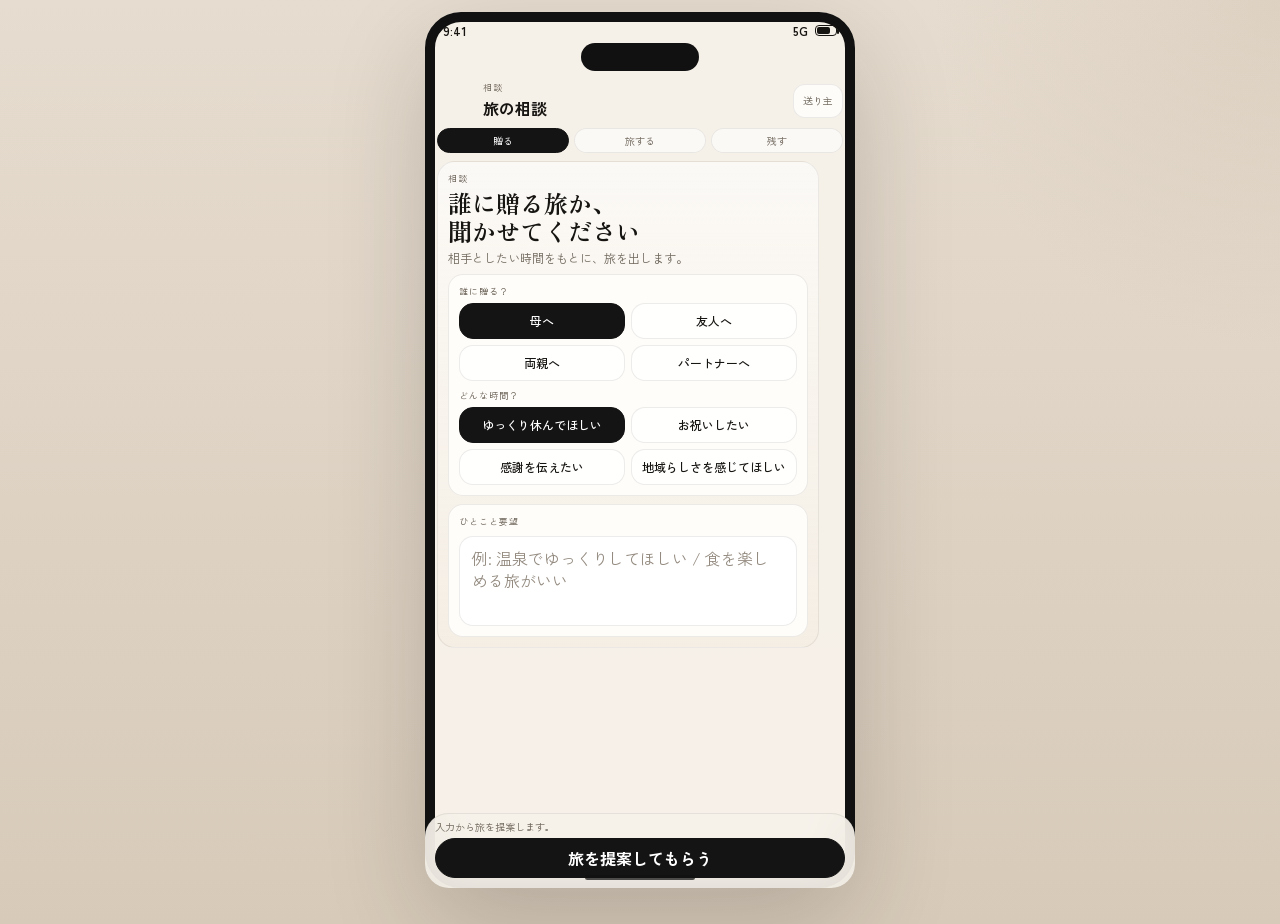
<file: index.html>
<!DOCTYPE html>
<html lang="ja">
<head>
  <meta charset="UTF-8">
  <meta name="viewport" content="width=device-width, initial-scale=1, viewport-fit=cover">
  <meta name="description" content="旅録は、大切な人に旅を贈って、その体験を記録として残せるモバイルアプリです。">
  <title>旅録</title>
  <link rel="preconnect" href="https://fonts.googleapis.com">
  <link rel="preconnect" href="https://fonts.gstatic.com" crossorigin>
  <link href="https://fonts.googleapis.com/css2?family=Zen+Kaku+Gothic+New:wght@400;500;700&family=Zen+Old+Mincho:wght@500;700&display=swap" rel="stylesheet">
  <link rel="stylesheet" href="styles.css">
</head>
<body>
  <div class="phone-frame">
    <div class="phone-shell">
      <div class="status-bar" aria-hidden="true">
        <span class="status-time">9:41</span>
        <div class="status-icons">
          <span>5G</span>
          <span class="battery"><i></i></span>
        </div>
      </div>
      <div class="dynamic-island" aria-hidden="true"></div>

      <header class="nav-bar">
        <button class="nav-button hidden" id="navBack" type="button" aria-label="前の画面へ">‹</button>
        <div class="nav-copy">
          <p class="eyebrow" id="navEyebrow">Gift a Journey</p>
          <h1 id="navTitle">旅録</h1>
        </div>
        <div class="nav-badge" id="navBadge">送り主</div>
      </header>

      <div class="phase-strip" aria-label="旅録の流れ">
        <span class="phase-pill active" id="phaseGift">贈る</span>
        <span class="phase-pill" id="phaseTravel">旅する</span>
        <span class="phase-pill" id="phaseAfter">残す</span>
      </div>

      <main class="screen-shell" id="screenShell">
        <div class="screen-view is-forward" id="screenView" aria-live="polite"></div>
      </main>

      <footer class="action-sheet">
        <div class="action-copy">
          <p class="sticky-label">Next Action</p>
          <p class="sticky-text" id="stickyText"></p>
        </div>
        <button class="primary-button" id="primaryAction" type="button"></button>
      </footer>

      <div class="home-indicator" aria-hidden="true"></div>
    </div>
  </div>

  <div class="toast" id="toast" aria-live="polite"></div>

  <div class="celebration" id="celebration" aria-hidden="true">
    <article class="celebration-card">
      <p class="section-label">COMPLETE</p>
      <h2 id="celebrationTitle"></h2>
      <p id="celebrationText"></p>
    </article>
  </div>

  <script src="app.js"></script>
</body>
</html>
</file>
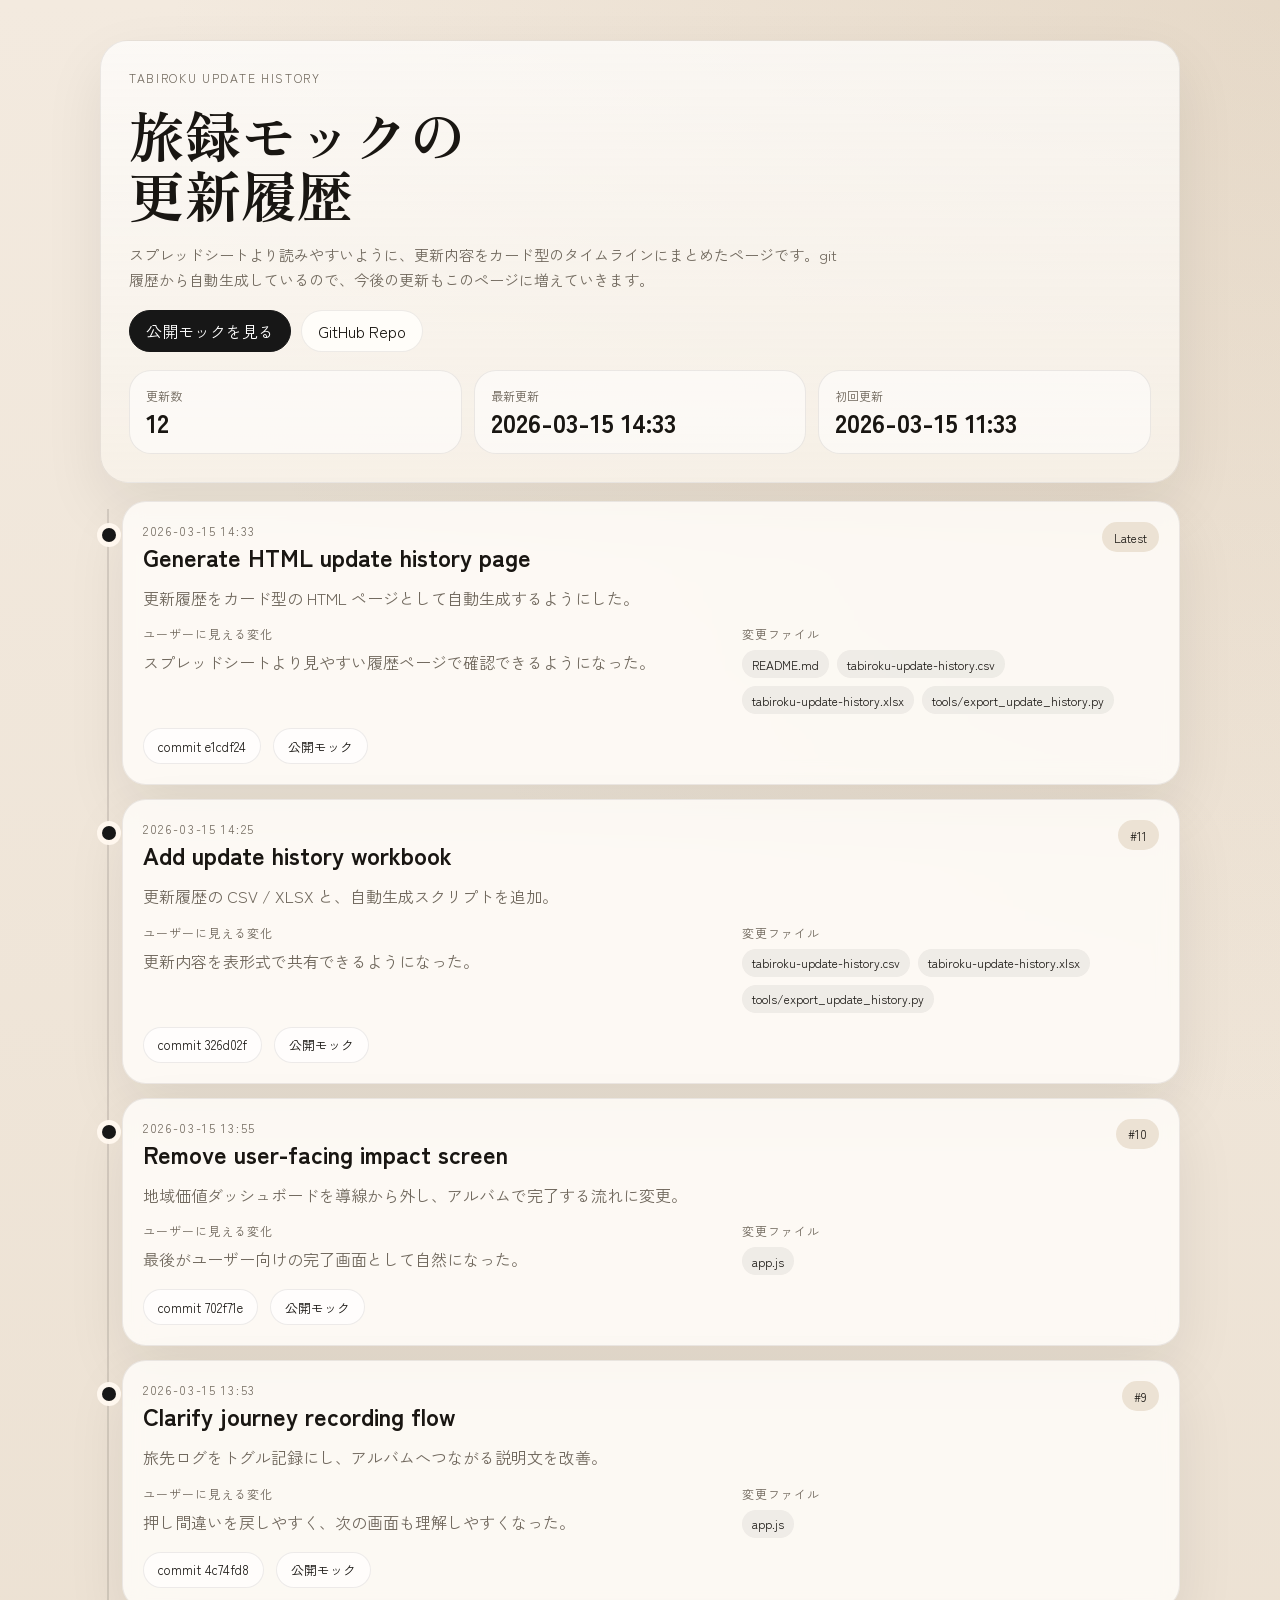
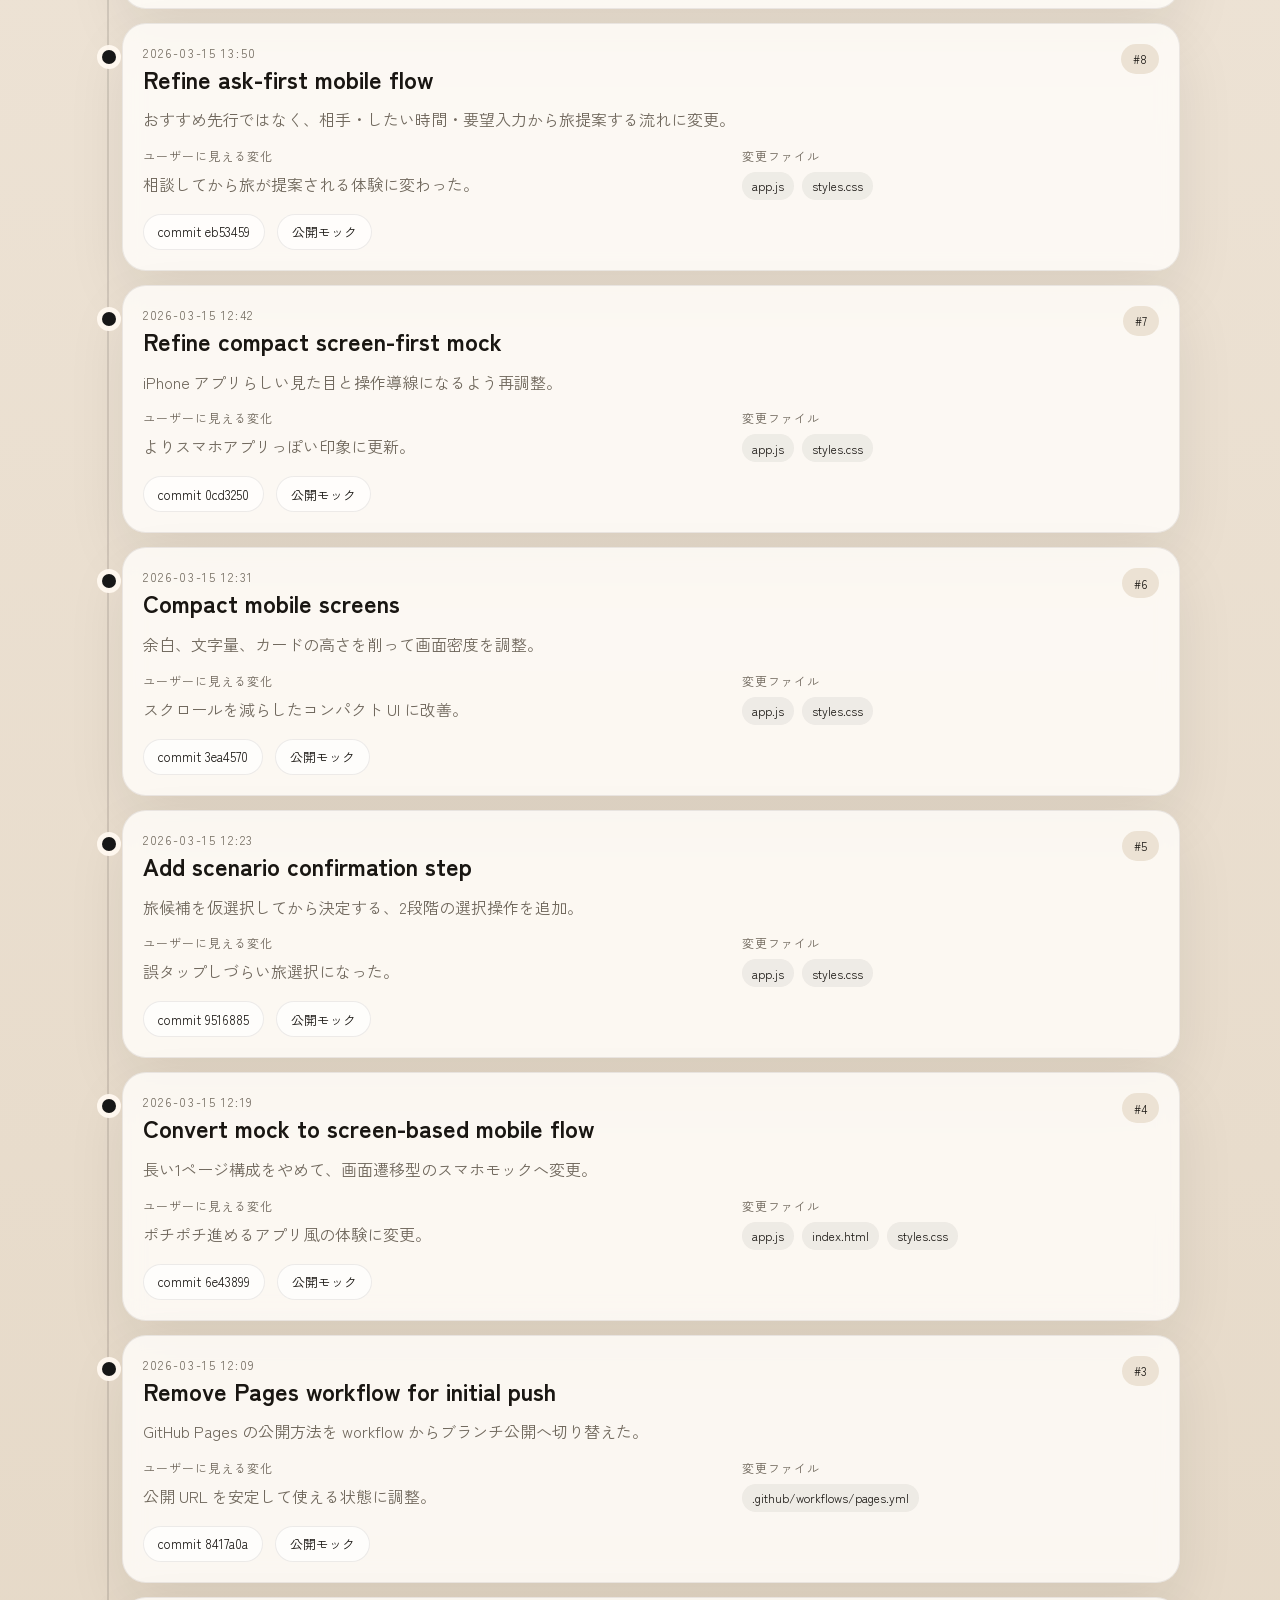
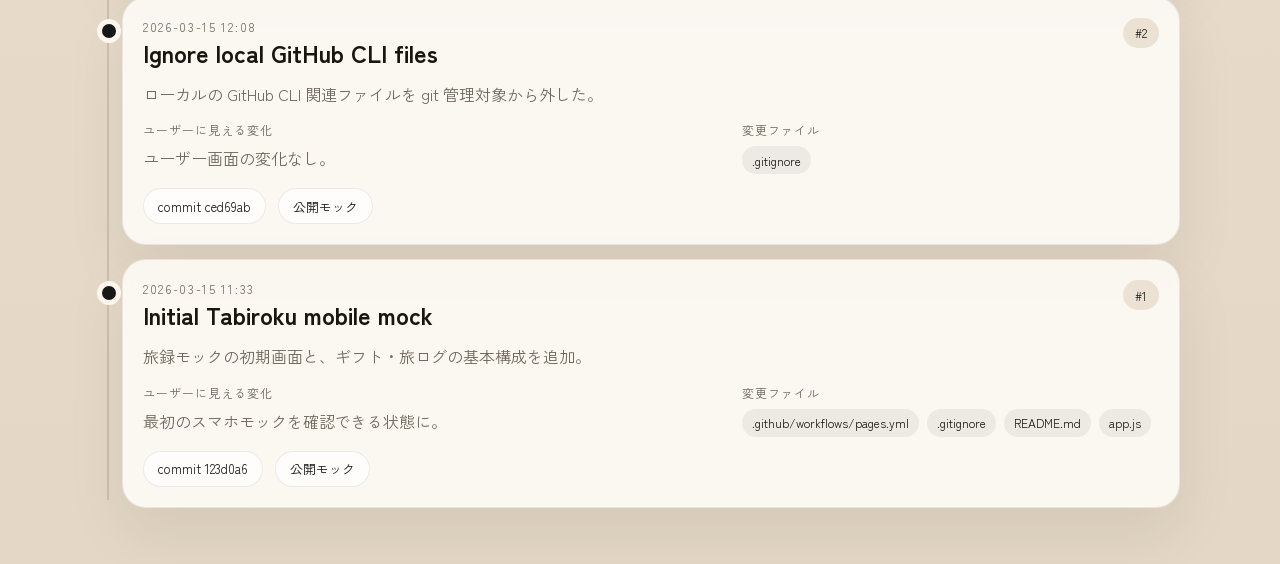
<file: update-history.html>
<!DOCTYPE html>
<html lang="ja">
<head>
  <meta charset="UTF-8">
  <meta name="viewport" content="width=device-width, initial-scale=1.0">
  <meta name="description" content="旅録モックの更新履歴">
  <title>旅録 更新履歴</title>
  <style>
    :root {
      --bg: #efe5d8;
      --bg-soft: #f7f1e8;
      --card: rgba(255, 253, 249, 0.84);
      --card-strong: #fffdf9;
      --ink: #191612;
      --muted: #71695e;
      --line: rgba(25, 22, 18, 0.08);
      --accent: #171717;
      --accent-soft: #ece2d4;
      --shadow: 0 24px 60px rgba(25, 22, 18, 0.08);
    }

    * {
      box-sizing: border-box;
    }

    body {
      margin: 0;
      font-family: "Zen Kaku Gothic New", "Hiragino Sans", sans-serif;
      color: var(--ink);
      background:
        radial-gradient(circle at top right, rgba(183, 156, 118, 0.22), transparent 28%),
        linear-gradient(180deg, #f3eadf 0%, #e4d7c5 100%);
    }

    a {
      color: inherit;
    }

    .page {
      width: min(1080px, calc(100% - 32px));
      margin: 0 auto;
      padding: 40px 0 56px;
    }

    .hero {
      display: grid;
      gap: 18px;
      padding: 28px;
      border: 1px solid var(--line);
      border-radius: 28px;
      background: linear-gradient(180deg, rgba(255, 255, 255, 0.7), rgba(247, 241, 232, 0.9));
      box-shadow: var(--shadow);
    }

    .eyebrow {
      margin: 0;
      color: var(--muted);
      font-size: 12px;
      letter-spacing: 0.14em;
      text-transform: uppercase;
    }

    .hero h1 {
      margin: 0;
      font-family: "Zen Old Mincho", serif;
      font-size: clamp(32px, 6vw, 56px);
      line-height: 1.08;
    }

    .hero-copy {
      max-width: 720px;
      margin: 0;
      color: var(--muted);
      font-size: 15px;
      line-height: 1.65;
    }

    .hero-links {
      display: flex;
      flex-wrap: wrap;
      gap: 10px;
    }

    .hero-links a {
      display: inline-flex;
      align-items: center;
      min-height: 42px;
      padding: 0 16px;
      border-radius: 999px;
      border: 1px solid var(--line);
      background: var(--card-strong);
      text-decoration: none;
    }

    .hero-links a.primary {
      background: var(--accent);
      border-color: var(--accent);
      color: #fff;
    }

    .stats {
      display: grid;
      grid-template-columns: repeat(3, minmax(0, 1fr));
      gap: 12px;
    }

    .stat-card {
      display: grid;
      gap: 4px;
      padding: 16px;
      border-radius: 22px;
      border: 1px solid var(--line);
      background: rgba(255, 255, 255, 0.56);
    }

    .stat-card span {
      color: var(--muted);
      font-size: 12px;
    }

    .stat-card strong {
      font-size: 26px;
      line-height: 1.1;
    }

    .timeline {
      position: relative;
      display: grid;
      gap: 14px;
      margin-top: 18px;
      padding-left: 22px;
    }

    .timeline::before {
      content: "";
      position: absolute;
      top: 8px;
      bottom: 8px;
      left: 7px;
      width: 2px;
      background: rgba(25, 22, 18, 0.12);
    }

    .history-card {
      position: relative;
      display: grid;
      gap: 14px;
      padding: 20px;
      border: 1px solid var(--line);
      border-radius: 24px;
      background: var(--card);
      box-shadow: var(--shadow);
      backdrop-filter: blur(10px);
    }

    .history-card::before {
      content: "";
      position: absolute;
      top: 26px;
      left: -21px;
      width: 14px;
      height: 14px;
      border-radius: 50%;
      background: var(--accent);
      box-shadow: 0 0 0 5px rgba(255, 248, 240, 0.95);
    }

    .card-top {
      display: flex;
      justify-content: space-between;
      gap: 16px;
      align-items: start;
    }

    .card-top h2 {
      margin: 4px 0 0;
      font-size: 24px;
      line-height: 1.2;
    }

    .badge {
      display: inline-flex;
      align-items: center;
      justify-content: center;
      min-height: 30px;
      padding: 0 12px;
      border-radius: 999px;
      background: var(--accent-soft);
      color: var(--ink);
      font-size: 12px;
      white-space: nowrap;
    }

    .detail,
    .meta-copy {
      margin: 0;
      color: var(--muted);
      line-height: 1.6;
    }

    .meta-grid {
      display: grid;
      grid-template-columns: 1.4fr 1fr;
      gap: 16px;
    }

    .meta-label {
      margin: 0 0 8px;
      color: var(--muted);
      font-size: 12px;
      letter-spacing: 0.08em;
      text-transform: uppercase;
    }

    .file-tags {
      display: flex;
      flex-wrap: wrap;
      gap: 8px;
    }

    .file-tag {
      display: inline-flex;
      align-items: center;
      min-height: 28px;
      padding: 0 10px;
      border-radius: 999px;
      background: rgba(23, 23, 23, 0.06);
      font-size: 12px;
    }

    .link-row {
      display: flex;
      flex-wrap: wrap;
      gap: 12px;
    }

    .link-row a {
      display: inline-flex;
      align-items: center;
      min-height: 36px;
      padding: 0 14px;
      border-radius: 999px;
      border: 1px solid var(--line);
      background: rgba(255, 255, 255, 0.72);
      text-decoration: none;
      font-size: 13px;
    }

    @media (max-width: 720px) {
      .page {
        width: min(100% - 20px, 100%);
        padding: 16px 0 32px;
      }

      .hero {
        padding: 18px;
        border-radius: 22px;
      }

      .stats,
      .meta-grid {
        grid-template-columns: 1fr;
      }

      .timeline {
        padding-left: 18px;
      }

      .history-card {
        padding: 16px;
        border-radius: 20px;
      }

      .history-card::before {
        left: -17px;
      }

      .card-top {
        display: grid;
      }

      .card-top h2 {
        font-size: 19px;
      }
    }
  </style>
  <link rel="preconnect" href="https://fonts.googleapis.com">
  <link rel="preconnect" href="https://fonts.gstatic.com" crossorigin>
  <link href="https://fonts.googleapis.com/css2?family=Zen+Kaku+Gothic+New:wght@400;500;700&family=Zen+Old+Mincho:wght@500;700&display=swap" rel="stylesheet">
</head>
<body>
  <main class="page">
    <section class="hero">
      <p class="eyebrow">Tabiroku Update History</p>
      <h1>旅録モックの<br>更新履歴</h1>
      <p class="hero-copy">スプレッドシートより読みやすいように、更新内容をカード型のタイムラインにまとめたページです。git 履歴から自動生成しているので、今後の更新もこのページに増えていきます。</p>
      <div class="hero-links">
        <a class="primary" href="https://ryoseiimai.github.io/tabiroku-app/" target="_blank" rel="noreferrer">公開モックを見る</a>
        <a href="https://github.com/Ryoseiimai/tabiroku-app" target="_blank" rel="noreferrer">GitHub Repo</a>
      </div>
      <div class="stats">
        
      <article class="stat-card">
        <span>更新数</span>
        <strong>12</strong>
      </article>
    
        
      <article class="stat-card">
        <span>最新更新</span>
        <strong>2026-03-15 14:33</strong>
      </article>
    
        
      <article class="stat-card">
        <span>初回更新</span>
        <strong>2026-03-15 11:33</strong>
      </article>
    
      </div>
    </section>
    <section class="timeline">
      
            <article class="history-card">
              <div class="card-top">
                <div>
                  <p class="eyebrow">2026-03-15 14:33</p>
                  <h2>Generate HTML update history page</h2>
                </div>
                <span class="badge">Latest</span>
              </div>
              <p class="detail">更新履歴をカード型の HTML ページとして自動生成するようにした。</p>
              <div class="meta-grid">
                <section>
                  <p class="meta-label">ユーザーに見える変化</p>
                  <p class="meta-copy">スプレッドシートより見やすい履歴ページで確認できるようになった。</p>
                </section>
                <section>
                  <p class="meta-label">変更ファイル</p>
                  <div class="file-tags"><span class="file-tag">README.md</span><span class="file-tag">tabiroku-update-history.csv</span><span class="file-tag">tabiroku-update-history.xlsx</span><span class="file-tag">tools/export_update_history.py</span></div>
                </section>
              </div>
              <div class="link-row">
                <a href="https://github.com/Ryoseiimai/tabiroku-app/commit/e1cdf2448c2600168280d476e3880c9592802274" target="_blank" rel="noreferrer">commit e1cdf24</a>
                <a href="https://ryoseiimai.github.io/tabiroku-app/" target="_blank" rel="noreferrer">公開モック</a>
              </div>
            </article>
            
            <article class="history-card">
              <div class="card-top">
                <div>
                  <p class="eyebrow">2026-03-15 14:25</p>
                  <h2>Add update history workbook</h2>
                </div>
                <span class="badge">#11</span>
              </div>
              <p class="detail">更新履歴の CSV / XLSX と、自動生成スクリプトを追加。</p>
              <div class="meta-grid">
                <section>
                  <p class="meta-label">ユーザーに見える変化</p>
                  <p class="meta-copy">更新内容を表形式で共有できるようになった。</p>
                </section>
                <section>
                  <p class="meta-label">変更ファイル</p>
                  <div class="file-tags"><span class="file-tag">tabiroku-update-history.csv</span><span class="file-tag">tabiroku-update-history.xlsx</span><span class="file-tag">tools/export_update_history.py</span></div>
                </section>
              </div>
              <div class="link-row">
                <a href="https://github.com/Ryoseiimai/tabiroku-app/commit/326d02feb4cc5871f377d0a3b51d2e1dd2d3f2f9" target="_blank" rel="noreferrer">commit 326d02f</a>
                <a href="https://ryoseiimai.github.io/tabiroku-app/" target="_blank" rel="noreferrer">公開モック</a>
              </div>
            </article>
            
            <article class="history-card">
              <div class="card-top">
                <div>
                  <p class="eyebrow">2026-03-15 13:55</p>
                  <h2>Remove user-facing impact screen</h2>
                </div>
                <span class="badge">#10</span>
              </div>
              <p class="detail">地域価値ダッシュボードを導線から外し、アルバムで完了する流れに変更。</p>
              <div class="meta-grid">
                <section>
                  <p class="meta-label">ユーザーに見える変化</p>
                  <p class="meta-copy">最後がユーザー向けの完了画面として自然になった。</p>
                </section>
                <section>
                  <p class="meta-label">変更ファイル</p>
                  <div class="file-tags"><span class="file-tag">app.js</span></div>
                </section>
              </div>
              <div class="link-row">
                <a href="https://github.com/Ryoseiimai/tabiroku-app/commit/702f71e2906af9ce256be36907423aeaa6bdb7fd" target="_blank" rel="noreferrer">commit 702f71e</a>
                <a href="https://ryoseiimai.github.io/tabiroku-app/" target="_blank" rel="noreferrer">公開モック</a>
              </div>
            </article>
            
            <article class="history-card">
              <div class="card-top">
                <div>
                  <p class="eyebrow">2026-03-15 13:53</p>
                  <h2>Clarify journey recording flow</h2>
                </div>
                <span class="badge">#9</span>
              </div>
              <p class="detail">旅先ログをトグル記録にし、アルバムへつながる説明文を改善。</p>
              <div class="meta-grid">
                <section>
                  <p class="meta-label">ユーザーに見える変化</p>
                  <p class="meta-copy">押し間違いを戻しやすく、次の画面も理解しやすくなった。</p>
                </section>
                <section>
                  <p class="meta-label">変更ファイル</p>
                  <div class="file-tags"><span class="file-tag">app.js</span></div>
                </section>
              </div>
              <div class="link-row">
                <a href="https://github.com/Ryoseiimai/tabiroku-app/commit/4c74fd8b9826eae8f683345e9d78c37155b29bcc" target="_blank" rel="noreferrer">commit 4c74fd8</a>
                <a href="https://ryoseiimai.github.io/tabiroku-app/" target="_blank" rel="noreferrer">公開モック</a>
              </div>
            </article>
            
            <article class="history-card">
              <div class="card-top">
                <div>
                  <p class="eyebrow">2026-03-15 13:50</p>
                  <h2>Refine ask-first mobile flow</h2>
                </div>
                <span class="badge">#8</span>
              </div>
              <p class="detail">おすすめ先行ではなく、相手・したい時間・要望入力から旅提案する流れに変更。</p>
              <div class="meta-grid">
                <section>
                  <p class="meta-label">ユーザーに見える変化</p>
                  <p class="meta-copy">相談してから旅が提案される体験に変わった。</p>
                </section>
                <section>
                  <p class="meta-label">変更ファイル</p>
                  <div class="file-tags"><span class="file-tag">app.js</span><span class="file-tag">styles.css</span></div>
                </section>
              </div>
              <div class="link-row">
                <a href="https://github.com/Ryoseiimai/tabiroku-app/commit/eb534593eb1c7be1b1d5b619a22f91bf250797fd" target="_blank" rel="noreferrer">commit eb53459</a>
                <a href="https://ryoseiimai.github.io/tabiroku-app/" target="_blank" rel="noreferrer">公開モック</a>
              </div>
            </article>
            
            <article class="history-card">
              <div class="card-top">
                <div>
                  <p class="eyebrow">2026-03-15 12:42</p>
                  <h2>Refine compact screen-first mock</h2>
                </div>
                <span class="badge">#7</span>
              </div>
              <p class="detail">iPhone アプリらしい見た目と操作導線になるよう再調整。</p>
              <div class="meta-grid">
                <section>
                  <p class="meta-label">ユーザーに見える変化</p>
                  <p class="meta-copy">よりスマホアプリっぽい印象に更新。</p>
                </section>
                <section>
                  <p class="meta-label">変更ファイル</p>
                  <div class="file-tags"><span class="file-tag">app.js</span><span class="file-tag">styles.css</span></div>
                </section>
              </div>
              <div class="link-row">
                <a href="https://github.com/Ryoseiimai/tabiroku-app/commit/0cd3250d94234d02f19f00d19261c5f120e7cd29" target="_blank" rel="noreferrer">commit 0cd3250</a>
                <a href="https://ryoseiimai.github.io/tabiroku-app/" target="_blank" rel="noreferrer">公開モック</a>
              </div>
            </article>
            
            <article class="history-card">
              <div class="card-top">
                <div>
                  <p class="eyebrow">2026-03-15 12:31</p>
                  <h2>Compact mobile screens</h2>
                </div>
                <span class="badge">#6</span>
              </div>
              <p class="detail">余白、文字量、カードの高さを削って画面密度を調整。</p>
              <div class="meta-grid">
                <section>
                  <p class="meta-label">ユーザーに見える変化</p>
                  <p class="meta-copy">スクロールを減らしたコンパクト UI に改善。</p>
                </section>
                <section>
                  <p class="meta-label">変更ファイル</p>
                  <div class="file-tags"><span class="file-tag">app.js</span><span class="file-tag">styles.css</span></div>
                </section>
              </div>
              <div class="link-row">
                <a href="https://github.com/Ryoseiimai/tabiroku-app/commit/3ea4570be6a39ab3e6713157a02b578151c8d7f8" target="_blank" rel="noreferrer">commit 3ea4570</a>
                <a href="https://ryoseiimai.github.io/tabiroku-app/" target="_blank" rel="noreferrer">公開モック</a>
              </div>
            </article>
            
            <article class="history-card">
              <div class="card-top">
                <div>
                  <p class="eyebrow">2026-03-15 12:23</p>
                  <h2>Add scenario confirmation step</h2>
                </div>
                <span class="badge">#5</span>
              </div>
              <p class="detail">旅候補を仮選択してから決定する、2段階の選択操作を追加。</p>
              <div class="meta-grid">
                <section>
                  <p class="meta-label">ユーザーに見える変化</p>
                  <p class="meta-copy">誤タップしづらい旅選択になった。</p>
                </section>
                <section>
                  <p class="meta-label">変更ファイル</p>
                  <div class="file-tags"><span class="file-tag">app.js</span><span class="file-tag">styles.css</span></div>
                </section>
              </div>
              <div class="link-row">
                <a href="https://github.com/Ryoseiimai/tabiroku-app/commit/95168854188f35b6bb435c3b8fd0d7870175361b" target="_blank" rel="noreferrer">commit 9516885</a>
                <a href="https://ryoseiimai.github.io/tabiroku-app/" target="_blank" rel="noreferrer">公開モック</a>
              </div>
            </article>
            
            <article class="history-card">
              <div class="card-top">
                <div>
                  <p class="eyebrow">2026-03-15 12:19</p>
                  <h2>Convert mock to screen-based mobile flow</h2>
                </div>
                <span class="badge">#4</span>
              </div>
              <p class="detail">長い1ページ構成をやめて、画面遷移型のスマホモックへ変更。</p>
              <div class="meta-grid">
                <section>
                  <p class="meta-label">ユーザーに見える変化</p>
                  <p class="meta-copy">ポチポチ進めるアプリ風の体験に変更。</p>
                </section>
                <section>
                  <p class="meta-label">変更ファイル</p>
                  <div class="file-tags"><span class="file-tag">app.js</span><span class="file-tag">index.html</span><span class="file-tag">styles.css</span></div>
                </section>
              </div>
              <div class="link-row">
                <a href="https://github.com/Ryoseiimai/tabiroku-app/commit/6e438990d645f42b58c4cd445c21f34d2c587411" target="_blank" rel="noreferrer">commit 6e43899</a>
                <a href="https://ryoseiimai.github.io/tabiroku-app/" target="_blank" rel="noreferrer">公開モック</a>
              </div>
            </article>
            
            <article class="history-card">
              <div class="card-top">
                <div>
                  <p class="eyebrow">2026-03-15 12:09</p>
                  <h2>Remove Pages workflow for initial push</h2>
                </div>
                <span class="badge">#3</span>
              </div>
              <p class="detail">GitHub Pages の公開方法を workflow からブランチ公開へ切り替えた。</p>
              <div class="meta-grid">
                <section>
                  <p class="meta-label">ユーザーに見える変化</p>
                  <p class="meta-copy">公開 URL を安定して使える状態に調整。</p>
                </section>
                <section>
                  <p class="meta-label">変更ファイル</p>
                  <div class="file-tags"><span class="file-tag">.github/workflows/pages.yml</span></div>
                </section>
              </div>
              <div class="link-row">
                <a href="https://github.com/Ryoseiimai/tabiroku-app/commit/8417a0a6a9825834ab72dbe2c8ad0e2a2dfd62f9" target="_blank" rel="noreferrer">commit 8417a0a</a>
                <a href="https://ryoseiimai.github.io/tabiroku-app/" target="_blank" rel="noreferrer">公開モック</a>
              </div>
            </article>
            
            <article class="history-card">
              <div class="card-top">
                <div>
                  <p class="eyebrow">2026-03-15 12:08</p>
                  <h2>Ignore local GitHub CLI files</h2>
                </div>
                <span class="badge">#2</span>
              </div>
              <p class="detail">ローカルの GitHub CLI 関連ファイルを git 管理対象から外した。</p>
              <div class="meta-grid">
                <section>
                  <p class="meta-label">ユーザーに見える変化</p>
                  <p class="meta-copy">ユーザー画面の変化なし。</p>
                </section>
                <section>
                  <p class="meta-label">変更ファイル</p>
                  <div class="file-tags"><span class="file-tag">.gitignore</span></div>
                </section>
              </div>
              <div class="link-row">
                <a href="https://github.com/Ryoseiimai/tabiroku-app/commit/ced69abb1e2871a45bdbd6ee4b30e00f05e26f56" target="_blank" rel="noreferrer">commit ced69ab</a>
                <a href="https://ryoseiimai.github.io/tabiroku-app/" target="_blank" rel="noreferrer">公開モック</a>
              </div>
            </article>
            
            <article class="history-card">
              <div class="card-top">
                <div>
                  <p class="eyebrow">2026-03-15 11:33</p>
                  <h2>Initial Tabiroku mobile mock</h2>
                </div>
                <span class="badge">#1</span>
              </div>
              <p class="detail">旅録モックの初期画面と、ギフト・旅ログの基本構成を追加。</p>
              <div class="meta-grid">
                <section>
                  <p class="meta-label">ユーザーに見える変化</p>
                  <p class="meta-copy">最初のスマホモックを確認できる状態に。</p>
                </section>
                <section>
                  <p class="meta-label">変更ファイル</p>
                  <div class="file-tags"><span class="file-tag">.github/workflows/pages.yml</span><span class="file-tag">.gitignore</span><span class="file-tag">README.md</span><span class="file-tag">app.js</span></div>
                </section>
              </div>
              <div class="link-row">
                <a href="https://github.com/Ryoseiimai/tabiroku-app/commit/123d0a676e46944324a2f637da2d99578be244f9" target="_blank" rel="noreferrer">commit 123d0a6</a>
                <a href="https://ryoseiimai.github.io/tabiroku-app/" target="_blank" rel="noreferrer">公開モック</a>
              </div>
            </article>
            
    </section>
  </main>
</body>
</html>
</file>
<file: styles.css>
:root {
  --bg-top: #e6dccf;
  --bg-bottom: #d7cab9;
  --surface: #f5efe6;
  --surface-strong: #fffdf9;
  --surface-soft: #efe7db;
  --ink: #171512;
  --muted: #71695e;
  --line: rgba(23, 21, 18, 0.08);
  --line-strong: rgba(23, 21, 18, 0.16);
  --accent: #141414;
  --accent-soft: #ece3d7;
  --success: #5f8065;
  --success-soft: #dde8dc;
}

* {
  box-sizing: border-box;
}

html {
  background: linear-gradient(180deg, var(--bg-top), var(--bg-bottom));
}

body {
  margin: 0;
  min-height: 100vh;
  font-family: "Zen Kaku Gothic New", sans-serif;
  color: var(--ink);
  background:
    radial-gradient(circle at top right, rgba(167, 146, 115, 0.14), transparent 22%),
    linear-gradient(180deg, var(--bg-top), var(--bg-bottom));
}

button,
input,
textarea {
  font: inherit;
}

button {
  cursor: pointer;
}

.phone-frame {
  width: min(100%, 430px);
  margin: 0 auto;
  min-height: 100vh;
}

.phone-shell {
  position: relative;
  display: flex;
  flex-direction: column;
  min-height: 100vh;
  max-height: 100vh;
  overflow: hidden;
  background: rgba(247, 242, 234, 0.97);
}

.status-bar {
  display: flex;
  justify-content: space-between;
  align-items: center;
  padding: calc(10px + env(safe-area-inset-top)) 18px 0;
  font-size: 12px;
  font-weight: 700;
  letter-spacing: 0.02em;
}

.status-icons {
  display: flex;
  align-items: center;
  gap: 7px;
}

.battery {
  position: relative;
  display: inline-block;
  width: 22px;
  height: 11px;
  padding: 1px;
  border: 1.2px solid currentColor;
  border-radius: 4px;
}

.battery::after {
  content: "";
  position: absolute;
  top: 3px;
  right: -3px;
  width: 2px;
  height: 5px;
  border-radius: 1px;
  background: currentColor;
}

.battery i {
  display: block;
  width: 70%;
  height: 100%;
  border-radius: 2px;
  background: currentColor;
}

.dynamic-island {
  width: 118px;
  height: 28px;
  margin: 4px auto 0;
  border-radius: 999px;
  background: #111111;
}

.nav-bar {
  display: grid;
  grid-template-columns: 38px minmax(0, 1fr) auto;
  gap: 8px;
  align-items: center;
  padding: 10px 12px 0;
}

.nav-button,
.nav-badge {
  min-height: 34px;
  border-radius: 12px;
}

.nav-button {
  display: inline-grid;
  place-items: center;
  width: 38px;
  padding: 0;
  border: 1px solid var(--line);
  background: rgba(255, 255, 255, 0.74);
  font-size: 24px;
  line-height: 1;
}

.nav-button.hidden {
  opacity: 0;
  pointer-events: none;
}

.nav-copy h1 {
  margin: 2px 0 0;
  font-size: 16px;
  font-weight: 700;
}

.nav-badge {
  display: inline-flex;
  align-items: center;
  padding: 0 9px;
  border: 1px solid var(--line);
  background: rgba(255, 255, 255, 0.74);
  color: var(--muted);
  font-size: 10px;
  white-space: nowrap;
}

.eyebrow,
.section-label,
.sticky-label,
.panel-label {
  margin: 0;
  color: var(--muted);
  font-size: 9px;
  letter-spacing: 0.12em;
  text-transform: uppercase;
}

.phase-strip {
  display: flex;
  gap: 5px;
  padding: 8px 12px 0;
}

.phase-pill,
.tag,
.card-chip,
.tone-chip {
  display: inline-flex;
  align-items: center;
  justify-content: center;
  min-height: 24px;
  padding: 4px 8px;
  border-radius: 999px;
  font-size: 10px;
}

.phase-pill {
  flex: 1;
  border: 1px solid var(--line);
  background: rgba(255, 255, 255, 0.6);
  color: var(--muted);
}

.phase-pill.active {
  background: var(--accent);
  border-color: var(--accent);
  color: #ffffff;
}

.screen-shell {
  flex: 1;
  overflow: hidden;
  padding: 8px 12px 94px;
}

.screen-view {
  height: 100%;
  display: flex;
}

.screen-view.is-forward {
  animation: slide-forward 220ms cubic-bezier(0.22, 1, 0.36, 1);
}

.screen-view.is-back {
  animation: slide-back 200ms cubic-bezier(0.22, 1, 0.36, 1);
}

@keyframes slide-forward {
  from {
    opacity: 0;
    transform: translateX(18px);
  }

  to {
    opacity: 1;
    transform: translateX(0);
  }
}

@keyframes slide-back {
  from {
    opacity: 0;
    transform: translateX(-14px);
  }

  to {
    opacity: 1;
    transform: translateX(0);
  }
}

.screen-panel {
  display: flex;
  flex-direction: column;
  gap: 8px;
  height: 100%;
  min-height: 0;
  padding: 10px;
  border: 1px solid rgba(23, 21, 18, 0.07);
  border-radius: 18px;
  background: linear-gradient(180deg, rgba(255, 255, 255, 0.58), rgba(244, 237, 227, 0.84));
}

.welcome-panel {
  justify-content: space-between;
}

.panel-head {
  display: grid;
  gap: 4px;
}

.compact-head {
  gap: 3px;
}

.welcome-title {
  margin: 0;
  font-family: "Zen Old Mincho", serif;
  font-size: clamp(18px, 6.2vw, 24px);
  line-height: 1.16;
}

.panel-copy,
.compact-copy,
.card-note,
.card-message,
.sticky-text,
#celebrationText {
  margin: 0;
  color: var(--muted);
  font-size: 12px;
  line-height: 1.42;
}

.mini-stats,
.stats-grid,
.tone-grid,
.tag-row,
.album-grid,
.row-actions {
  display: grid;
  gap: 6px;
}

.field-stack,
.option-main,
.action-copy {
  display: grid;
  gap: 5px;
}

.mini-stats,
.stats-grid {
  grid-template-columns: repeat(3, minmax(0, 1fr));
}

.mini-stat,
.stat-card {
  padding: 9px 8px;
  border-radius: 14px;
  border: 1px solid var(--line);
  background: rgba(255, 255, 255, 0.58);
  text-align: center;
}

.mini-stat strong,
.stat-card strong {
  display: block;
  font-size: 17px;
}

.mini-stat span,
.stat-card span {
  display: block;
  margin-top: 3px;
  color: var(--muted);
  font-size: 10px;
  line-height: 1.4;
}

.embedded-card,
.option-row,
.quote-box,
.gift-card {
  border: 1px solid var(--line);
  border-radius: 15px;
  background: var(--surface-strong);
}

.embedded-card,
.quote-box {
  padding: 10px;
}

.slim-card {
  display: grid;
  gap: 8px;
}

.route-card h3,
.active-summary h3,
.option-main h3 {
  margin: 4px 0 0;
  font-size: 14px;
}

.row-top,
.mini-row {
  display: flex;
  justify-content: space-between;
  align-items: start;
  gap: 8px;
}

.tag-row {
  grid-template-columns: repeat(3, minmax(0, auto));
  justify-content: start;
}

.summary-tags {
  grid-template-columns: repeat(2, minmax(0, auto));
}

.tag,
.card-chip {
  border: 1px solid transparent;
  background: var(--accent-soft);
  color: var(--ink);
}

.option-list,
.compact-list,
.mini-list {
  display: grid;
  gap: 6px;
}

.option-row {
  display: grid;
  gap: 8px;
  padding: 10px;
}

.option-row.selected {
  border-color: var(--line-strong);
  background: rgba(255, 255, 255, 0.92);
}

.option-row.checked {
  background: var(--success-soft);
  border-color: rgba(95, 128, 101, 0.2);
}

.row-actions {
  grid-template-columns: minmax(0, 1fr) 68px;
}

.select-button,
.confirm-button,
.text-button,
.primary-button {
  min-height: 36px;
  border-radius: 999px;
  border: 1px solid var(--line);
}

.select-button,
.text-button {
  background: transparent;
  color: var(--ink);
}

.select-button.active,
.tone-chip.active,
.confirm-button,
.primary-button {
  background: var(--accent);
  border-color: var(--accent);
  color: #ffffff;
}

.confirm-button.done {
  background: rgba(95, 128, 101, 0.9);
  border-color: rgba(95, 128, 101, 0.9);
}

.confirm-button[disabled],
.primary-button[disabled] {
  opacity: 0.44;
  cursor: default;
}

.tone-grid {
  grid-template-columns: repeat(2, minmax(0, 1fr));
}

.tone-chip {
  min-height: 36px;
  padding: 0 10px;
  border-radius: 14px;
  border: 1px solid var(--line);
  background: rgba(255, 255, 255, 0.7);
  color: var(--ink);
  font-size: 12px;
  font-weight: 500;
  text-align: center;
}

.custom-message {
  display: grid;
}

.custom-message.hidden {
  display: none;
}

.custom-message input {
  width: 100%;
  min-height: 38px;
  padding: 0 12px;
  border-radius: 14px;
  border: 1px solid var(--line);
  outline: none;
  background: #ffffff;
}

.note-input {
  width: 100%;
  min-height: 70px;
  padding: 10px 12px;
  border-radius: 14px;
  border: 1px solid var(--line);
  outline: none;
  resize: none;
  color: var(--ink);
  background: #ffffff;
  line-height: 1.42;
}

.note-input::placeholder {
  color: #948b80;
}

.quote-box {
  font-size: 14px;
  line-height: 1.4;
}

.gift-card {
  display: grid;
  gap: 10px;
  min-height: 150px;
  padding: 12px;
  color: #f8f7f2;
}

.gift-copy {
  display: grid;
  gap: 8px;
}

.card-id,
.card-note,
.card-message {
  color: rgba(248, 247, 242, 0.84);
}

.card-title {
  margin: 0;
  font-family: "Zen Old Mincho", serif;
  font-size: 18px;
  line-height: 1.18;
}

.mini-list {
  gap: 6px;
}

.mini-row strong,
.mini-row span {
  font-size: 12px;
}

.mini-row span {
  color: var(--muted);
  text-align: right;
}

.progress-bar {
  height: 5px;
  margin-top: 8px;
  border-radius: 999px;
  background: rgba(20, 20, 20, 0.08);
  overflow: hidden;
}

.progress-bar span {
  display: block;
  height: 100%;
  border-radius: inherit;
  background: var(--accent);
}

.album-card {
  display: grid;
  gap: 8px;
}

.album-grid {
  grid-template-columns: repeat(2, minmax(0, 1fr));
}

.album-tile,
.album-empty {
  display: flex;
  align-items: flex-end;
  min-height: 76px;
  padding: 8px;
  border-radius: 14px;
  font-size: 11px;
}

.album-tile {
  color: #ffffff;
}

.album-empty {
  justify-content: center;
  align-items: center;
  border: 1px dashed rgba(20, 20, 20, 0.12);
  color: var(--muted);
  background: rgba(20, 20, 20, 0.03);
}

.action-sheet {
  position: fixed;
  left: 50%;
  bottom: 0;
  transform: translateX(-50%);
  width: min(100%, 430px);
  display: grid;
  gap: 4px;
  padding: 6px 10px calc(10px + env(safe-area-inset-bottom));
  background: rgba(247, 242, 234, 0.9);
  border-top: 1px solid rgba(23, 21, 18, 0.08);
  backdrop-filter: blur(20px);
}

.sticky-label {
  display: none;
}

.sticky-text {
  font-size: 10px;
  white-space: nowrap;
  overflow: hidden;
  text-overflow: ellipsis;
}

.primary-button {
  width: 100%;
  min-height: 40px;
  font-weight: 700;
}

.home-indicator {
  position: fixed;
  left: 50%;
  bottom: 6px;
  transform: translateX(-50%);
  width: 110px;
  height: 5px;
  border-radius: 999px;
  background: rgba(17, 17, 17, 0.72);
  pointer-events: none;
}

.toast {
  position: fixed;
  top: calc(58px + env(safe-area-inset-top));
  left: 50%;
  z-index: 30;
  max-width: calc(100% - 48px);
  padding: 10px 14px;
  border-radius: 16px;
  color: #ffffff;
  background: rgba(17, 17, 17, 0.92);
  transform: translateX(-50%) translateY(-10px);
  opacity: 0;
  pointer-events: none;
  transition: opacity 180ms ease, transform 180ms ease;
}

.toast.show {
  opacity: 1;
  transform: translateX(-50%) translateY(0);
}

.celebration {
  position: fixed;
  inset: 0;
  display: grid;
  place-items: end center;
  padding: 16px;
  background: rgba(16, 16, 16, 0.24);
  opacity: 0;
  pointer-events: none;
  transition: opacity 220ms ease;
}

.celebration.show {
  opacity: 1;
  pointer-events: auto;
}

.celebration-card {
  width: min(100%, 380px);
  padding: 18px;
  border-radius: 24px;
  background: var(--surface-strong);
}

@media (min-width: 520px) {
  body {
    padding: 12px 0;
  }

  .phone-shell {
    min-height: calc(100vh - 24px);
    max-height: calc(100vh - 24px);
    border-radius: 36px;
    outline: 10px solid #111111;
    outline-offset: -10px;
    box-shadow: 0 36px 100px rgba(20, 20, 20, 0.18);
  }

  .action-sheet {
    bottom: 12px;
    border-radius: 24px;
  }

  .home-indicator {
    bottom: 20px;
  }
}
</file>
